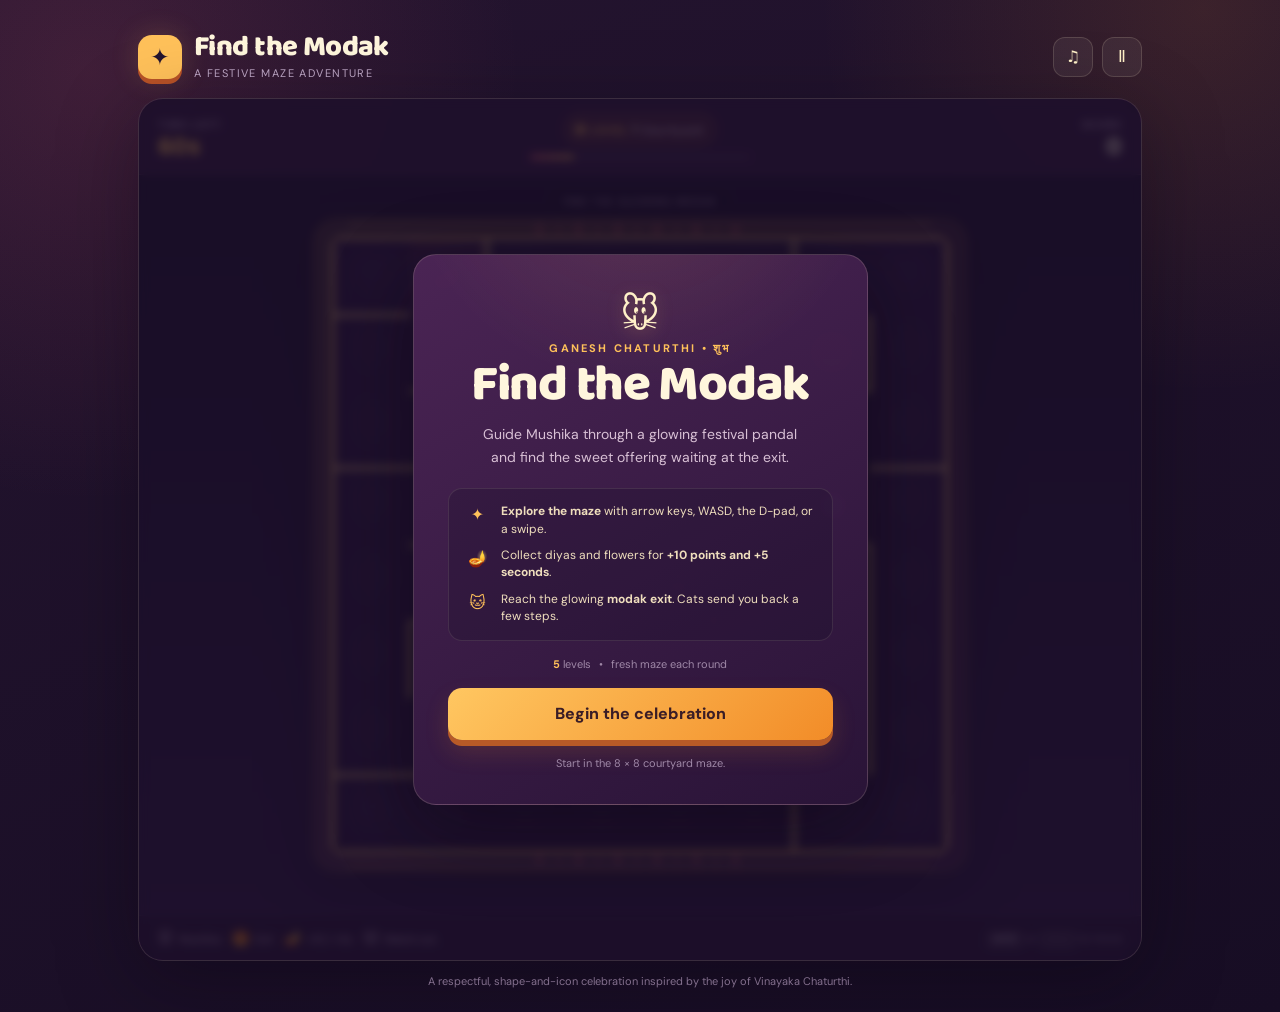
<file: index.html>
<!doctype html>
<html lang="en">
<head>
  <meta charset="utf-8">
  <meta name="viewport" content="width=device-width, initial-scale=1, viewport-fit=cover">
  <meta name="theme-color" content="#24142f">
  <meta name="description" content="Find the Modak — a warm, family-friendly Ganesh Chaturthi maze game.">
  <link rel="icon" href="data:image/svg+xml,%3Csvg xmlns='http://www.w3.org/2000/svg' viewBox='0 0 64 64'%3E%3Crect width='64' height='64' rx='18' fill='%23ffc15a'/%3E%3Cpath d='M32 12l4.7 12.1L49 29l-12.3 4.9L32 46l-4.7-12.1L15 29l12.3-4.9z' fill='%233b1e48'/%3E%3C/svg%3E">
  <title>Find the Modak — A Ganesh Chaturthi Maze</title>
  <link rel="stylesheet" href="style.css">
</head>
<body>
  <main class="app-shell">
    <header class="topbar">
      <div class="brand">
        <div class="brand-mark" aria-hidden="true">✦</div>
        <div>
          <h1>Find the Modak</h1>
          <p>A festive maze adventure</p>
        </div>
      </div>
      <div class="top-actions">
        <button class="icon-button" id="soundButton" type="button" aria-label="Turn sound on" aria-pressed="false">♫</button>
        <button class="icon-button" id="pauseButton" type="button" aria-label="Pause game" aria-pressed="false">Ⅱ</button>
      </div>
    </header>

    <section class="game-card" aria-label="Find the Modak game">
      <div class="hud">
        <div class="hud-stat">
          <span class="stat-label">Time left</span>
          <strong class="stat-value timer-value" id="timerValue">60s</strong>
        </div>
        <div class="hud-center">
          <div class="level-pill"><span class="level-dot"></span><span>Level <b id="levelValue">1</b> <em id="levelName">Courtyard</em></span></div>
          <div class="progress-track" aria-label="Level progress"><span id="progressBar"></span></div>
        </div>
        <div class="hud-stat hud-right">
          <span class="stat-label">Score</span>
          <strong class="stat-value" id="scoreValue">0</strong>
        </div>
      </div>

      <div class="game-stage">
        <div class="stage-banner" id="stageBanner" aria-live="polite">Find the glowing modak</div>
        <div class="maze-frame">
          <div class="toran toran-top" aria-hidden="true"></div>
          <div class="toran toran-bottom" aria-hidden="true"></div>
          <div class="maze" id="maze" role="grid" aria-label="Festival maze"></div>
          <div class="tutorial-tip" id="tutorialTip" role="status" aria-live="polite" aria-hidden="true">
            <span class="tutorial-icon" aria-hidden="true">✦</span>
            <span id="tutorialText"></span>
          </div>
        </div>
        <div class="dpad" aria-label="Touch controls">
          <span></span>
          <button class="dpad-button" data-move="up" type="button" aria-label="Move up">▲</button>
          <span></span>
          <button class="dpad-button" data-move="left" type="button" aria-label="Move left">◀</button>
          <button class="dpad-button dpad-center" type="button" tabindex="-1" aria-hidden="true">✦</button>
          <button class="dpad-button" data-move="right" type="button" aria-label="Move right">▶</button>
          <span></span>
          <button class="dpad-button" data-move="down" type="button" aria-label="Move down">▼</button>
          <span></span>
        </div>
      </div>

      <div class="game-footer">
        <div class="legend">
          <span><b>🐭</b> Mushika</span>
          <span><b>🥮</b> Exit</span>
          <span><b>🪔</b> +10 / +5s</span>
          <span><b>🐱</b> Watch out</span>
        </div>
        <div class="footer-hint"><kbd>WASD</kbd> or <kbd>←↑↓→</kbd> to move</div>
      </div>

      <div class="modal-backdrop" id="modalBackdrop">
        <div class="modal" role="dialog" aria-modal="true" aria-labelledby="modalTitle">
          <div class="modal-symbol" id="modalSymbol" aria-hidden="true">🐭</div>
          <p class="modal-kicker" id="modalKicker">Ganesh Chaturthi • शुभ</p>
          <h2 id="modalTitle">Find the Modak</h2>
          <p class="modal-copy" id="modalCopy">Guide Mushika through a glowing festival pandal and find the sweet offering waiting at the exit.</p>

          <div class="how-to" id="howTo">
            <div class="how-to-row"><span class="how-to-icon">✦</span><span><strong>Explore the maze</strong> with arrow keys, WASD, the D-pad, or a swipe.</span></div>
            <div class="how-to-row"><span class="how-to-icon">🪔</span><span>Collect diyas and flowers for <strong>+10 points and +5 seconds</strong>.</span></div>
            <div class="how-to-row"><span class="how-to-icon">🐱</span><span>Reach the glowing <strong>modak exit</strong>. Cats send you back a few steps.</span></div>
          </div>

          <div class="start-levels" id="startLevels">
            <span><b>5</b> levels</span><span>•</span><span>fresh maze each round</span>
          </div>
          <button class="primary-button" id="modalPrimaryButton" type="button">Begin the celebration</button>
          <p class="modal-footnote" id="modalFootnote">Start in the 8 × 8 courtyard maze.</p>
        </div>
      </div>
    </section>

    <p class="page-note">A respectful, shape-and-icon celebration inspired by the joy of Vinayaka Chaturthi.</p>
  </main>
  <script src="script.js"></script>
</body>
</html>
</file>
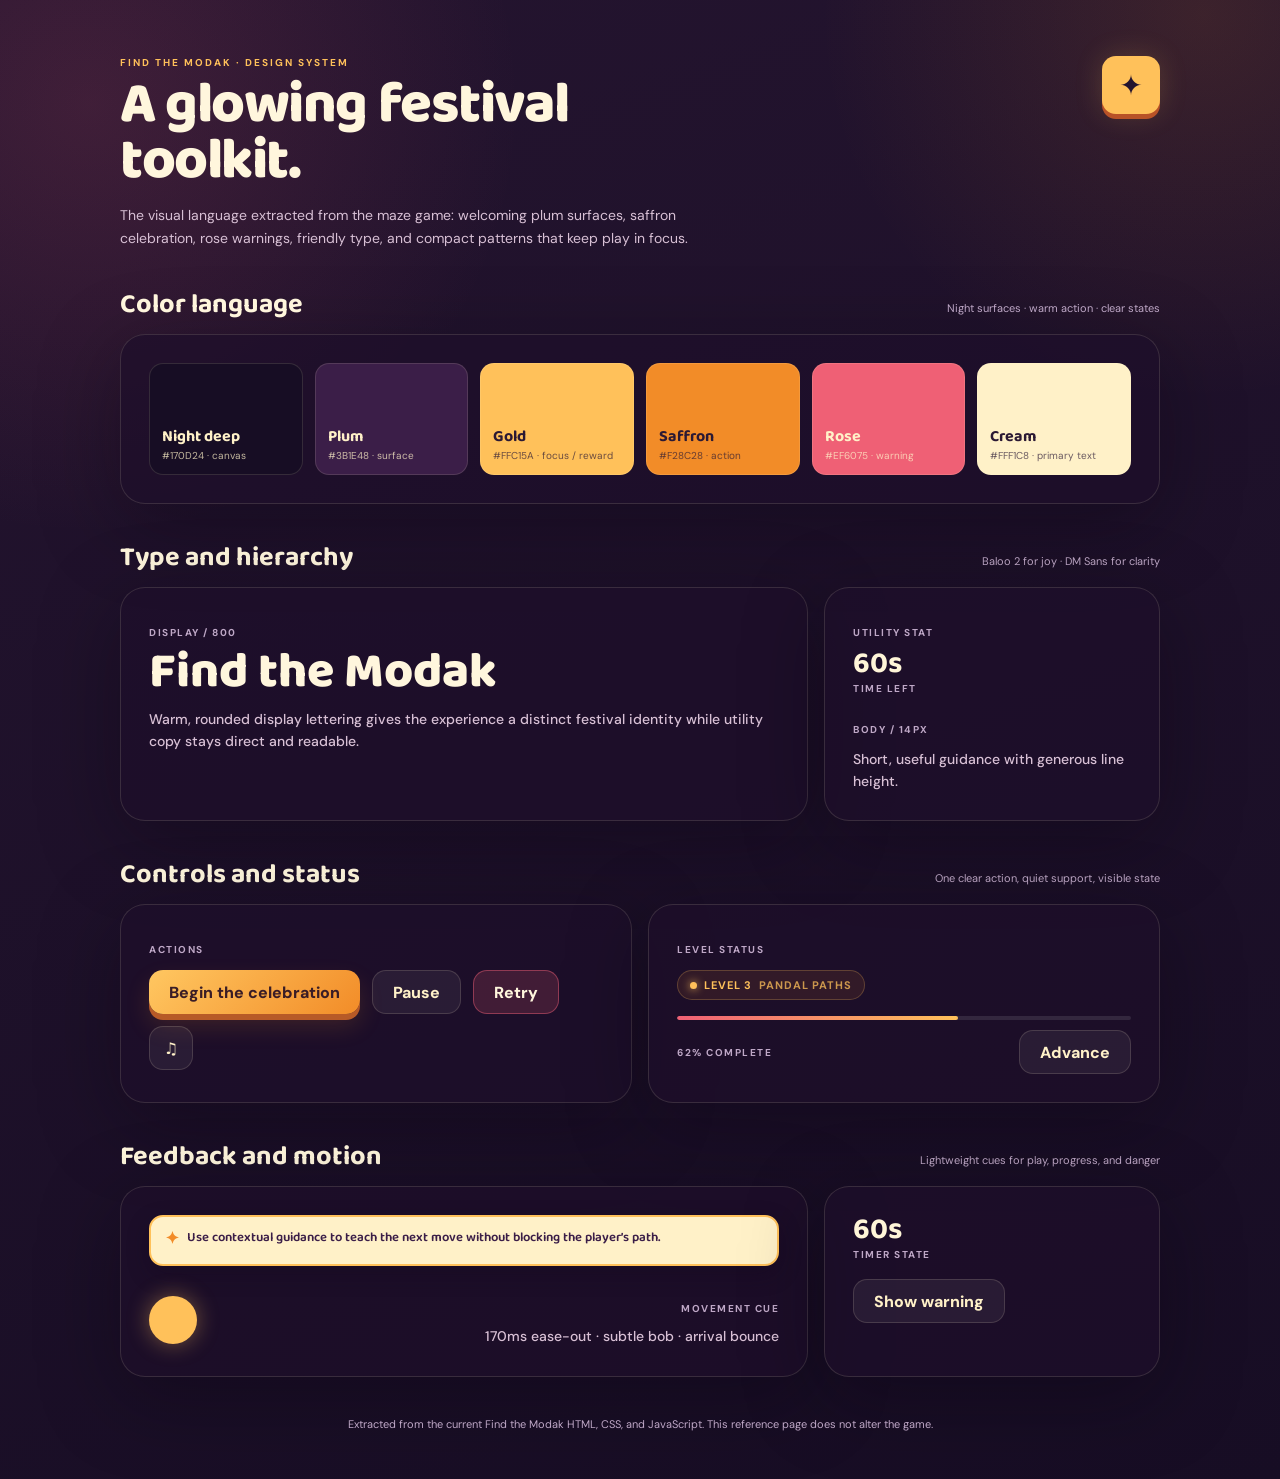
<file: FIND_THE_MODAK/docs/index.html>
<!doctype html>
<html lang="en">
<head>
  <meta charset="utf-8">
  <meta name="viewport" content="width=device-width, initial-scale=1">
  <meta name="theme-color" content="#24142f">
  <link rel="icon" href="data:image/svg+xml,%3Csvg xmlns='http://www.w3.org/2000/svg' viewBox='0 0 64 64'%3E%3Crect width='64' height='64' rx='18' fill='%23ffc15a'/%3E%3Cpath d='M32 12l4.7 12.1L49 29l-12.3 4.9L32 46l-4.7-12.1L15 29l12.3-4.9z' fill='%233b1e48'/%3E%3C/svg%3E">
  <title>Find the Modak — Design System</title>
  <link rel="stylesheet" href="components.css">
</head>
<body class="ds-body">
  <main class="ds-shell">
    <header class="ds-header">
      <div>
        <p class="ds-kicker">Find the Modak · Design system</p>
        <h1 class="ds-title">A glowing festival<br>toolkit.</h1>
        <p class="ds-intro">
          The visual language extracted from the maze game: welcoming plum
          surfaces, saffron celebration, rose warnings, friendly type, and
          compact patterns that keep play in focus.
        </p>
      </div>
      <div class="ds-mark" aria-hidden="true">✦</div>
    </header>

    <section class="ds-section" aria-labelledby="colors-title">
      <div class="ds-section-heading">
        <h2 id="colors-title">Color language</h2>
        <p>Night surfaces · warm action · clear states</p>
      </div>
      <div class="ds-panel ds-panel-pad">
        <div class="ds-swatch-grid">
          <div class="ds-swatch" style="--swatch: var(--ds-night-deep)"><strong>Night deep</strong><span>#170D24 · canvas</span></div>
          <div class="ds-swatch" style="--swatch: var(--ds-plum)"><strong>Plum</strong><span>#3B1E48 · surface</span></div>
          <div class="ds-swatch ds-swatch--light" style="--swatch: var(--ds-gold)"><strong>Gold</strong><span>#FFC15A · focus / reward</span></div>
          <div class="ds-swatch ds-swatch--light" style="--swatch: var(--ds-saffron)"><strong>Saffron</strong><span>#F28C28 · action</span></div>
          <div class="ds-swatch" style="--swatch: var(--ds-rose)"><strong>Rose</strong><span>#EF6075 · warning</span></div>
          <div class="ds-swatch ds-swatch--light" style="--swatch: var(--ds-cream)"><strong>Cream</strong><span>#FFF1C8 · primary text</span></div>
        </div>
      </div>
    </section>

    <section class="ds-section" aria-labelledby="type-title">
      <div class="ds-section-heading">
        <h2 id="type-title">Type and hierarchy</h2>
        <p>Baloo 2 for joy · DM Sans for clarity</p>
      </div>
      <div class="ds-grid">
        <div class="ds-panel ds-panel-pad ds-span-8">
          <p class="ds-label">Display / 800</p>
          <p class="ds-type-display">Find the Modak</p>
          <p class="ds-type-body">Warm, rounded display lettering gives the experience a distinct festival identity while utility copy stays direct and readable.</p>
        </div>
        <div class="ds-panel ds-panel-pad ds-span-4">
          <p class="ds-label">Utility stat</p>
          <div class="ds-stat">
            <strong>60s</strong>
            <span class="ds-label">Time left</span>
          </div>
          <div style="height: 18px"></div>
          <p class="ds-label">Body / 14px</p>
          <p class="ds-type-body">Short, useful guidance with generous line height.</p>
        </div>
      </div>
    </section>

    <section class="ds-section" aria-labelledby="controls-title">
      <div class="ds-section-heading">
        <h2 id="controls-title">Controls and status</h2>
        <p>One clear action, quiet support, visible state</p>
      </div>
      <div class="ds-grid">
        <div class="ds-panel ds-panel-pad ds-span-6">
          <p class="ds-label">Actions</p>
          <div class="ds-button-row" style="margin-top: 14px">
            <button class="ds-button ds-button--primary" type="button">Begin the celebration</button>
            <button class="ds-button ds-button--quiet" type="button">Pause</button>
            <button class="ds-button ds-button--danger" type="button">Retry</button>
            <button class="ds-icon-button" type="button" aria-label="Toggle sound">♫</button>
          </div>
        </div>
        <div class="ds-panel ds-panel-pad ds-span-6">
          <p class="ds-label">Level status</p>
          <div style="margin: 14px 0 16px">
            <span class="ds-pill"><span class="ds-dot"></span>Level 3 <em style="font-style: normal; opacity: .75">Pandal paths</em></span>
          </div>
          <div class="ds-progress" aria-label="Level progress"><span data-progress style="width: 62%"></span></div>
          <div class="ds-button-row" style="justify-content: space-between; margin-top: 10px">
            <span class="ds-label"><span data-progress-value>62%</span> complete</span>
            <button class="ds-button ds-button--quiet" data-progress-button type="button">Advance</button>
          </div>
        </div>
      </div>
    </section>

    <section class="ds-section" aria-labelledby="feedback-title">
      <div class="ds-section-heading">
        <h2 id="feedback-title">Feedback and motion</h2>
        <p>Lightweight cues for play, progress, and danger</p>
      </div>
      <div class="ds-grid">
        <div class="ds-panel ds-panel-pad ds-span-8">
          <div class="ds-callout">
            <span class="ds-callout-icon" aria-hidden="true">✦</span>
            <span>Use contextual guidance to teach the next move without blocking the player’s path.</span>
          </div>
          <div class="ds-button-row" style="justify-content: space-between; margin-top: 26px">
            <div class="ds-motion-demo" aria-label="Motion sample"></div>
            <div style="text-align: right">
              <p class="ds-label">Movement cue</p>
              <p class="ds-type-body" style="margin-top: 5px">170ms ease-out · subtle bob · arrival bounce</p>
            </div>
          </div>
        </div>
        <div class="ds-panel ds-panel-pad ds-span-4">
          <div class="ds-stat">
            <strong data-demo-timer>60s</strong>
            <span class="ds-label">Timer state</span>
          </div>
          <button class="ds-button ds-button--quiet" data-warning-button type="button" style="margin-top: 18px">Show warning</button>
        </div>
      </div>
    </section>

    <footer class="ds-footer">
      Extracted from the current Find the Modak HTML, CSS, and JavaScript. This reference page does not alter the game.
    </footer>
  </main>
  <script src="showcase.js"></script>
</body>
</html>
</file>
<file: style.css>
@import url("https://fonts.googleapis.com/css2?family=Baloo+2:wght@500;600;700;800&family=DM+Sans:wght@500;600;700&display=swap");

:root {
  --night: #24142f;
  --night-deep: #170d24;
  --plum: #3b1e48;
  --plum-light: #5a2d62;
  --saffron: #f28c28;
  --gold: #ffc15a;
  --rose: #ef6075;
  --cream: #fff1c8;
  --ink: #2b1934;
  --muted: #bfa8c7;
  --line: rgba(255, 241, 200, .15);
}

* { box-sizing: border-box; }
html { min-height: 100%; background: var(--night-deep); }
body {
  min-height: 100%;
  margin: 0;
  overflow-x: hidden;
  color: var(--cream);
  font-family: "DM Sans", system-ui, sans-serif;
  background:
    radial-gradient(circle at 7% 7%, rgba(239, 96, 117, .14), transparent 27rem),
    radial-gradient(circle at 94% 1%, rgba(242, 140, 40, .13), transparent 24rem),
    linear-gradient(160deg, var(--night) 0%, var(--night-deep) 100%);
}
button { font: inherit; -webkit-tap-highlight-color: transparent; }

.app-shell {
  width: min(100%, 1080px);
  min-height: 100vh;
  margin: 0 auto;
  padding: clamp(16px, 3vw, 34px) clamp(12px, 4vw, 38px) 24px;
  display: flex;
  flex-direction: column;
}
.topbar { display: flex; align-items: center; justify-content: space-between; gap: 18px; margin-bottom: 18px; }
.brand { display: flex; align-items: center; gap: 12px; }
.brand-mark {
  width: 44px; height: 44px; flex: 0 0 44px;
  display: grid; place-items: center;
  border-radius: 14px; color: var(--night); font-size: 23px;
  background: var(--gold); box-shadow: 0 5px 0 #b85227, 0 0 28px rgba(255, 193, 90, .18);
}
.brand h1, .brand p { margin: 0; }
.brand h1 {
  color: #fff6dd; font: 800 clamp(21px, 4vw, 29px)/.96 "Baloo 2", cursive; letter-spacing: -.02em;
}
.brand p { margin-top: 4px; color: var(--muted); font-size: 11px; letter-spacing: .13em; text-transform: uppercase; }
.top-actions { display: flex; gap: 9px; }
.icon-button {
  width: 40px; height: 40px;
  border: 1px solid var(--line); border-radius: 12px;
  color: var(--cream); background: rgba(255,255,255,.06);
  cursor: pointer; transition: .2s ease;
}
.icon-button:hover { border-color: rgba(255,193,90,.6); background: rgba(255,193,90,.14); transform: translateY(-1px); }

.game-card {
  position: relative;
  overflow: hidden;
  border: 1px solid rgba(255,241,200,.13);
  border-radius: 25px;
  background: rgba(30,15,42,.72);
  box-shadow: 0 20px 80px rgba(9,3,14,.35);
}
.hud {
  min-height: 76px;
  display: grid; grid-template-columns: 1fr auto 1fr; align-items: center; gap: 12px;
  padding: 13px 19px;
  border-bottom: 1px solid rgba(255,241,200,.1);
  background: rgba(69,33,78,.58);
}
.hud-stat { min-width: 75px; }
.hud-right { text-align: right; }
.stat-label { color: #c8adc8; font-size: 10px; font-weight: 700; letter-spacing: .15em; text-transform: uppercase; }
.stat-value { display: block; margin-top: 1px; color: #fff5d8; font: 700 26px/1 "Baloo 2", cursive; }
.timer-value { color: var(--gold); }
.timer-value.warning { color: var(--rose); animation: timerPulse .7s infinite alternate; }
@keyframes timerPulse { to { transform: scale(1.08); } }
.hud-center { min-width: min(220px, 45vw); text-align: center; }
.level-pill {
  display: inline-flex; align-items: center; gap: 7px; padding: 7px 12px;
  color: var(--gold); border: 1px solid rgba(255,193,90,.23); border-radius: 999px;
  background: rgba(242,140,40,.1); font-size: 11px; font-weight: 700; letter-spacing: .08em; text-transform: uppercase;
}
.level-pill b { color: #fff0cc; font-size: 13px; }
.level-pill em { color: #d4b8c7; font-style: normal; letter-spacing: .03em; text-transform: none; }
.level-dot { width: 7px; height: 7px; border-radius: 50%; background: var(--gold); box-shadow: 0 0 9px var(--gold); }
.progress-track { width: 100%; height: 4px; margin-top: 9px; overflow: hidden; border-radius: 99px; background: rgba(255,255,255,.1); }
.progress-track span { display: block; width: 20%; height: 100%; border-radius: inherit; background: linear-gradient(90deg, var(--rose), var(--gold)); transition: width .4s ease; }

.game-stage {
  position: relative;
  display: grid;
  place-items: center;
  min-height: min(68vw, 650px);
  padding: clamp(24px, 4vw, 45px) clamp(16px, 6vw, 84px);
  background:
    radial-gradient(circle at 50% 44%, rgba(255,193,90,.07), transparent 42%),
    linear-gradient(180deg, #21122f, #321a44);
}
.stage-banner {
  position: absolute; top: 13px; left: 50%; z-index: 2;
  padding: 6px 12px; color: #dcbfd2; border: 1px solid rgba(255,241,200,.11); border-radius: 999px;
  background: rgba(23,13,36,.4); font-size: 10px; letter-spacing: .1em; text-transform: uppercase;
  transform: translateX(-50%); transition: color .2s ease, background .2s ease;
}
.stage-banner.notice { color: var(--gold); background: rgba(242,140,40,.14); }
.maze-frame {
  position: relative;
  width: min(100%, 650px);
  aspect-ratio: 1;
  padding: 15px;
  border: 1px solid rgba(255,193,90,.29);
  border-radius: 22px;
  background: linear-gradient(135deg, rgba(255,193,90,.16), rgba(239,96,117,.08));
  box-shadow: 0 0 0 7px rgba(255,193,90,.04), 0 18px 50px rgba(9,3,14,.28);
}
.maze {
  position: relative;
  display: grid; width: 100%; height: 100%;
  touch-action: none;
  overflow: hidden;
  border: 2px solid rgba(255,193,90,.7);
  border-radius: 10px;
  background: #2c1740;
  box-shadow: inset 0 0 30px rgba(11,4,20,.34);
}
.cell {
  position: relative; min-width: 0; min-height: 0;
  display: grid; place-items: center;
  border-width: 0; border-style: solid; border-color: rgba(255,213,132,.77);
  background: rgba(74,35,83,.2);
  transition: background .14s ease;
}
.cell.wall-top { border-top-width: 2px; }
.cell.wall-right { border-right-width: 2px; }
.cell.wall-bottom { border-bottom-width: 2px; }
.cell.wall-left { border-left-width: 2px; }
.cell::before {
  content: ""; position: absolute; inset: 2px; border-radius: 4px; pointer-events: none;
  background: radial-gradient(circle at 50% 40%, rgba(255,255,255,.025), transparent 60%);
}
.cell.player { background: rgba(242,140,40,.2); }
.cell.goal { background: rgba(255,193,90,.13); animation: goalGlow 1.3s ease-in-out infinite alternate; }
.cell.ganesha-goal { background: rgba(255,209,102,.18); box-shadow: inset 0 0 18px rgba(255,209,102,.18); }
.cell.collectible { background: rgba(239,96,117,.1); }
.cell.spark { background: rgba(239,96,117,.22); animation: sparkFlash .4s ease-in-out infinite alternate; }
@keyframes goalGlow { to { background: rgba(255,193,90,.3); } }
@keyframes sparkFlash { to { background: rgba(239,96,117,.42); } }
.cell-content { position: relative; z-index: 1; font-size: clamp(12px, 3.2vw, 24px); line-height: 1; filter: drop-shadow(0 2px 3px rgba(15,4,24,.5)); user-select: none; }
.cell.player .cell-content { animation: mouseBob .7s ease-in-out infinite alternate; }
@keyframes mouseBob { to { transform: translateY(-2px); } }
.cell.goal .cell-content { font-size: clamp(16px, 4vw, 30px); filter: drop-shadow(0 0 7px rgba(255,193,90,.95)); }
.cell.ganesha-goal .cell-content { font-size: clamp(20px, 4.8vw, 34px); filter: drop-shadow(0 0 12px rgba(255,209,102,.9)); }
.cell.cat .cell-content { animation: catPeek .8s ease-in-out infinite alternate; }
@keyframes catPeek { to { transform: rotate(-7deg) scale(1.06); } }
.cell.spark .cell-content { color: var(--gold); font-size: clamp(11px, 2.7vw, 21px); }
.player-token {
  position: absolute;
  z-index: 4;
  width: 24px;
  height: 24px;
  padding: 2px;
  aspect-ratio: 1;
  display: grid;
  place-items: center;
  pointer-events: none;
  will-change: left, top;
  transform: translate(-50%, -50%);
  transition:
    left 170ms cubic-bezier(.22, .75, .28, 1),
    top 170ms cubic-bezier(.22, .75, .28, 1);
}
.player-bounce { display: block; line-height: 1; }
.player-face {
  display: block;
  max-width: 100%;
  max-height: 100%;
  color: #fff;
  font-size: 18px;
  line-height: 1;
  filter: drop-shadow(0 2px 3px rgba(15,4,24,.55));
  transform-origin: 50% 60%;
  transition: transform 100ms ease-out;
}
.player-face.face-left { transform: scaleX(-1); }
.player-face.face-right { transform: scaleX(1); }
.player-face.face-up { transform: rotate(-8deg); }
.player-face.face-down { transform: rotate(8deg); }
.player-bounce.arrival { animation: arrivalBounce 120ms ease-out; }
@keyframes arrivalBounce {
  0% { transform: scale(1); }
  45% { transform: scale(1.15); }
  100% { transform: scale(1); }
}

.toran { position: absolute; z-index: 1; left: 5%; right: 5%; height: 17px; pointer-events: none; }
.toran-top { top: 2px; border-top: 2px solid rgba(255,193,90,.45); }
.toran-bottom { bottom: 2px; border-bottom: 2px solid rgba(255,193,90,.45); }
.toran::before, .toran::after {
  content: "✦  •  ✦  •  ✦  •  ✦  •  ✦  •  ✦"; position: absolute; left: 0; right: 0; color: rgba(239,96,117,.7);
  font-size: 11px; letter-spacing: 5px; text-align: center;
}
.toran-top::before { top: -1px; transform: translateY(-4px); }
.toran-bottom::after { bottom: -1px; transform: translateY(4px); }
.tutorial-tip {
  position: absolute;
  top: 12%;
  left: 50%;
  z-index: 5;
  width: min(270px, 72%);
  display: flex;
  align-items: flex-start;
  gap: 8px;
  padding: 10px 13px;
  color: #3b1e48;
  border: 2px solid var(--gold);
  border-radius: 12px;
  background: #fff1c8;
  box-shadow: 0 8px 22px rgba(19, 7, 27, .32);
  font: 600 12px/1.35 "Baloo 2", cursive;
  opacity: 0;
  visibility: hidden;
  pointer-events: none;
  transform: translate(-50%, -8px);
  transition: opacity .3s ease, transform .3s ease, left .2s ease, top .2s ease;
}
.tutorial-tip::after {
  content: "";
  position: absolute;
  left: 50%;
  bottom: -8px;
  width: 13px;
  height: 13px;
  border-right: 2px solid var(--gold);
  border-bottom: 2px solid var(--gold);
  background: #fff1c8;
  transform: translateX(-50%) rotate(45deg);
}
.tutorial-tip.visible {
  visibility: visible;
  opacity: 1;
  transform: translate(-50%, 0);
}
.tutorial-tip.contextual {
  width: min(220px, 46%);
  padding: 8px 10px;
  font-size: 11px;
  transform: translate(-50%, calc(-100% - 12px));
}
.tutorial-tip.contextual.visible { transform: translate(-50%, calc(-100% - 12px)); }
.tutorial-tip.contextual::after {
  top: auto;
  bottom: -8px;
}
.tutorial-icon {
  flex: 0 0 auto;
  color: var(--saffron);
  font: 700 16px/1 "Baloo 2", cursive;
}

.dpad {
  display: none;
  width: 148px; margin-top: 14px;
  grid-template-columns: repeat(3, 42px); grid-template-rows: repeat(3, 36px); justify-content: center; gap: 3px;
}
.dpad-button {
  border: 1px solid rgba(255,241,200,.18); border-radius: 9px;
  color: var(--cream); background: rgba(255,255,255,.07); cursor: pointer;
  touch-action: manipulation; user-select: none;
}
.dpad-button:active { color: var(--night); background: var(--gold); }
.dpad-center { color: var(--gold); background: rgba(242,140,40,.11); cursor: default; }

.game-footer {
  display: flex; align-items: center; justify-content: space-between; gap: 15px;
  padding: 13px 19px; border-top: 1px solid rgba(255,241,200,.1); background: rgba(50,24,63,.72);
}
.legend { display: flex; flex-wrap: wrap; gap: 11px; color: #c9afc6; font-size: 11px; }
.legend b { margin-right: 3px; font-size: 14px; }
.footer-hint { color: #9e87a7; font-size: 11px; text-align: right; }
kbd { padding: 2px 5px; border: 1px solid rgba(255,255,255,.17); border-radius: 4px; color: #d9c4d4; background: rgba(255,255,255,.05); font-size: 10px; }
.page-note { margin: 13px 0 0; color: #9d86a8; font-size: 11px; text-align: center; }

.modal-backdrop {
  position: absolute; inset: 0; z-index: 5;
  display: grid; place-items: center; padding: 20px;
  background: rgba(23,13,36,.72); backdrop-filter: blur(5px);
  transition: opacity .25s ease, visibility .25s ease;
}
.modal-backdrop.hidden { visibility: hidden; opacity: 0; pointer-events: none; }
.modal {
  width: min(100%, 455px); padding: clamp(22px, 5vw, 34px);
  border: 1px solid rgba(255,241,200,.16); border-radius: 23px; text-align: center;
  background: radial-gradient(circle at 50% -20%, rgba(255,193,90,.12), transparent 15rem), linear-gradient(150deg, rgba(76,37,86,.98), rgba(42,20,56,.99));
  box-shadow: 0 24px 80px rgba(10,3,15,.42);
}
.modal-symbol { margin-bottom: 2px; font-size: 38px; filter: drop-shadow(0 4px 8px rgba(255,193,90,.26)); }
.modal-kicker { margin: 0 0 6px; color: var(--gold); font-size: 11px; font-weight: 700; letter-spacing: .2em; text-transform: uppercase; }
.modal h2 { margin: 0; color: #fff6dd; font: 800 clamp(34px,8vw,51px)/.95 "Baloo 2", cursive; letter-spacing: -.025em; }
.modal-copy { max-width: 340px; margin: 14px auto 0; color: #d8c0d5; font-size: 14px; line-height: 1.6; }
.how-to { display: grid; gap: 9px; margin: 20px 0 16px; padding: 14px 16px; border: 1px solid rgba(255,241,200,.1); border-radius: 14px; background: rgba(23,13,36,.25); text-align: left; }
.how-to-row { display: grid; grid-template-columns: 26px 1fr; align-items: start; gap: 10px; color: #efdebd; font-size: 12px; line-height: 1.45; }
.how-to-icon { color: var(--gold); font-size: 16px; text-align: center; }
.start-levels { display: flex; justify-content: center; gap: 8px; margin: 0 0 17px; color: #9f88a7; font-size: 11px; }
.start-levels b { color: var(--gold); }
.primary-button {
  width: 100%; min-height: 52px; border: 0; border-radius: 14px;
  color: #3a1d26; background: linear-gradient(135deg, #ffc761, #f28c28);
  box-shadow: 0 6px 0 #b75a27, 0 12px 25px rgba(242,140,40,.16);
  font-weight: 800; cursor: pointer; transition: transform .15s ease, box-shadow .15s ease, filter .15s ease;
}
.primary-button:hover { filter: brightness(1.06); transform: translateY(-1px); }
.primary-button:active { box-shadow: 0 2px 0 #b75a27; transform: translateY(3px); }
.modal-footnote { margin: 16px 0 0; color: #9f88a7; font-size: 11px; }
.confetti { position: absolute; z-index: 6; width: 8px; height: 13px; pointer-events: none; animation: confettiFall 2.4s linear forwards; }
@keyframes confettiFall { 0% { opacity: 0; transform: translateY(-20px) rotate(0); } 12% { opacity: 1; } 100% { opacity: 0; transform: translateY(460px) rotate(500deg); } }

@media (max-width: 700px), (pointer: coarse) {
  .dpad { display: grid; }
  .footer-hint { display: none; }
}
@media (max-width: 480px) {
  .app-shell { padding-top: 13px; }
  .topbar { margin-bottom: 13px; }
  .brand-mark { width: 39px; height: 39px; flex-basis: 39px; border-radius: 12px; font-size: 20px; }
  .brand h1 { font-size: 22px; }
  .brand p { font-size: 9px; }
  .icon-button { width: 36px; height: 36px; }
  .hud { min-height: 65px; padding: 10px 12px; }
  .stat-value { font-size: 22px; }
  .level-pill { padding: 6px 8px; font-size: 9px; }
  .level-pill em { display: none; }
  .game-stage { padding: 28px 8px 17px; }
  .maze-frame { padding: 10px; border-radius: 17px; }
  .game-footer { padding: 11px 12px; }
  .legend { gap: 7px; font-size: 10px; }
  .legend span:nth-child(n+3) { display: none; }
  .modal { padding: 22px 17px; }
  .modal-symbol { font-size: 31px; }
}
</file>
<file: FIND_THE_MODAK/docs/components.css>
@import url("./tokens.css");

* { box-sizing: border-box; }
button { font: inherit; -webkit-tap-highlight-color: transparent; }

.ds-body {
  min-width: 320px;
  margin: 0;
  color: var(--ds-cream);
  background:
    radial-gradient(circle at 7% 7%, rgba(239, 96, 117, .14), transparent 27rem),
    radial-gradient(circle at 94% 1%, rgba(242, 140, 40, .13), transparent 24rem),
    linear-gradient(160deg, var(--ds-night) 0%, var(--ds-night-deep) 100%);
  font-family: var(--ds-font-body);
}

.ds-shell {
  width: min(100%, 1120px);
  margin: 0 auto;
  padding: clamp(24px, 5vw, 56px) clamp(16px, 4vw, 40px) 48px;
}

.ds-header {
  display: flex;
  align-items: flex-start;
  justify-content: space-between;
  gap: var(--ds-space-6);
  margin-bottom: var(--ds-space-10);
}

.ds-kicker {
  margin: 0 0 var(--ds-space-2);
  color: var(--ds-gold);
  font-size: var(--ds-text-xs);
  font-weight: 700;
  letter-spacing: .2em;
  text-transform: uppercase;
}

.ds-title {
  margin: 0;
  color: #fff6dd;
  font: 800 clamp(32px, 6vw, 58px)/.96 var(--ds-font-display);
  letter-spacing: -.025em;
}

.ds-intro {
  max-width: 620px;
  margin: var(--ds-space-4) 0 0;
  color: var(--ds-copy-soft);
  font-size: var(--ds-text-body);
  line-height: 1.65;
}

.ds-mark {
  width: 58px;
  height: 58px;
  display: grid;
  flex: 0 0 58px;
  place-items: center;
  border-radius: var(--ds-radius-lg);
  color: var(--ds-night);
  background: var(--ds-gold);
  box-shadow: 0 5px 0 #b85227, var(--ds-shadow-glow);
  font-size: 28px;
}

.ds-section {
  margin-top: var(--ds-space-10);
}

.ds-section-heading {
  display: flex;
  align-items: baseline;
  justify-content: space-between;
  gap: var(--ds-space-4);
  margin-bottom: var(--ds-space-4);
}

.ds-section-heading h2 {
  margin: 0;
  color: #fff6dd;
  font: 700 27px/1 var(--ds-font-display);
}

.ds-section-heading p {
  margin: 0;
  color: var(--ds-muted);
  font-size: var(--ds-text-sm);
}

.ds-panel {
  border: 1px solid rgba(255, 241, 200, .13);
  border-radius: var(--ds-radius-card);
  background: var(--ds-surface);
  box-shadow: var(--ds-shadow-panel);
}

.ds-panel--inset {
  border-color: rgba(255, 241, 200, .1);
  background: var(--ds-surface-inset);
  box-shadow: none;
}

.ds-panel-pad { padding: clamp(18px, 3vw, 28px); }

.ds-grid {
  display: grid;
  grid-template-columns: repeat(12, 1fr);
  gap: var(--ds-space-4);
}

.ds-span-4 { grid-column: span 4; }
.ds-span-6 { grid-column: span 6; }
.ds-span-8 { grid-column: span 8; }
.ds-span-12 { grid-column: 1 / -1; }

.ds-swatch-grid {
  display: grid;
  grid-template-columns: repeat(auto-fit, minmax(145px, 1fr));
  gap: var(--ds-space-3);
}

.ds-swatch {
  min-height: 112px;
  display: flex;
  flex-direction: column;
  justify-content: flex-end;
  padding: var(--ds-space-3);
  border: 1px solid rgba(255, 241, 200, .13);
  border-radius: var(--ds-radius-lg);
  background: var(--swatch);
}

.ds-swatch strong { font: 700 16px/1 var(--ds-font-display); }
.ds-swatch span { margin-top: 4px; color: rgba(255, 241, 200, .75); font-size: var(--ds-text-xs); }
.ds-swatch--light { color: var(--ds-ink); }
.ds-swatch--light span { color: rgba(43, 25, 52, .7); }

.ds-type-display {
  margin: 0;
  color: #fff6dd;
  font: 800 clamp(30px, 5vw, 50px)/.95 var(--ds-font-display);
}

.ds-type-body {
  margin: var(--ds-space-3) 0 0;
  color: var(--ds-copy-soft);
  font: 500 var(--ds-text-body)/1.6 var(--ds-font-body);
}

.ds-label {
  color: var(--ds-muted);
  font-size: var(--ds-text-xs);
  font-weight: 700;
  letter-spacing: .15em;
  text-transform: uppercase;
}

.ds-button-row {
  display: flex;
  flex-wrap: wrap;
  align-items: center;
  gap: var(--ds-space-3);
}

.ds-button {
  min-height: 44px;
  padding: 0 var(--ds-space-5);
  border: 0;
  border-radius: var(--ds-radius-lg);
  cursor: pointer;
  font-weight: 800;
  transition: transform var(--ds-motion-fast) ease, box-shadow var(--ds-motion-fast) ease, filter var(--ds-motion-fast) ease;
}

.ds-button:hover { filter: brightness(1.06); transform: translateY(-1px); }
.ds-button:active { transform: translateY(2px); }
.ds-button:focus-visible,
.ds-icon-button:focus-visible { outline: 2px solid var(--ds-gold); outline-offset: 3px; }

.ds-button--primary {
  color: #3a1d26;
  background: linear-gradient(135deg, #ffc761, var(--ds-saffron));
  box-shadow: var(--ds-shadow-button);
}

.ds-button--quiet {
  color: var(--ds-cream);
  border: 1px solid var(--ds-line);
  background: rgba(255, 255, 255, .06);
}

.ds-button--danger {
  color: #fff6dd;
  background: rgba(239, 96, 117, .18);
  border: 1px solid rgba(239, 96, 117, .45);
}

.ds-icon-button {
  width: 44px;
  height: 44px;
  border: 1px solid var(--ds-line);
  border-radius: var(--ds-radius-lg);
  color: var(--ds-cream);
  background: rgba(255, 255, 255, .06);
  cursor: pointer;
  transition: var(--ds-motion-base) ease;
}

.ds-icon-button:hover { border-color: rgba(255, 193, 90, .6); background: rgba(255, 193, 90, .14); }

.ds-pill {
  display: inline-flex;
  align-items: center;
  gap: 7px;
  padding: 7px 12px;
  border: 1px solid rgba(255, 193, 90, .23);
  border-radius: var(--ds-radius-pill);
  color: var(--ds-gold);
  background: rgba(242, 140, 40, .1);
  font-size: var(--ds-text-sm);
  font-weight: 700;
  letter-spacing: .08em;
  text-transform: uppercase;
}

.ds-dot {
  width: 7px;
  height: 7px;
  border-radius: 50%;
  background: var(--ds-gold);
  box-shadow: 0 0 9px var(--ds-gold);
}

.ds-progress {
  height: 4px;
  overflow: hidden;
  border-radius: var(--ds-radius-pill);
  background: rgba(255, 255, 255, .1);
}

.ds-progress span {
  display: block;
  width: 62%;
  height: 100%;
  border-radius: inherit;
  background: linear-gradient(90deg, var(--ds-rose), var(--ds-gold));
  transition: width .4s ease;
}

.ds-stat { display: grid; gap: 3px; }
.ds-stat strong { color: #fff5d8; font: 700 30px/1 var(--ds-font-display); }
.ds-stat strong.is-warning { color: var(--ds-rose); }

.ds-callout {
  display: flex;
  align-items: flex-start;
  gap: var(--ds-space-2);
  padding: 12px 14px;
  border: 2px solid var(--ds-gold);
  border-radius: var(--ds-radius-lg);
  color: var(--ds-plum);
  background: var(--ds-cream);
  box-shadow: 0 8px 22px rgba(19, 7, 27, .32);
  font: 600 13px/1.35 var(--ds-font-display);
}

.ds-callout-icon { color: var(--ds-saffron); font-size: 17px; }

.ds-motion-demo {
  width: 48px;
  height: 48px;
  border-radius: 50%;
  background: var(--ds-gold);
  box-shadow: 0 0 22px rgba(255, 193, 90, .4);
  animation: ds-bob .7s ease-in-out infinite alternate;
}

@keyframes ds-bob { to { transform: translateY(-8px) scale(1.04); } }

.ds-footer {
  margin-top: var(--ds-space-10);
  color: var(--ds-muted);
  font-size: var(--ds-text-sm);
  text-align: center;
}

@media (max-width: 700px) {
  .ds-header { align-items: flex-start; }
  .ds-grid { grid-template-columns: 1fr; }
  .ds-span-4, .ds-span-6, .ds-span-8, .ds-span-12 { grid-column: 1; }
  .ds-section-heading { display: block; }
  .ds-section-heading p { margin-top: var(--ds-space-2); }
}

@media (prefers-reduced-motion: reduce) {
  .ds-motion-demo { animation: none; }
}
</file>
